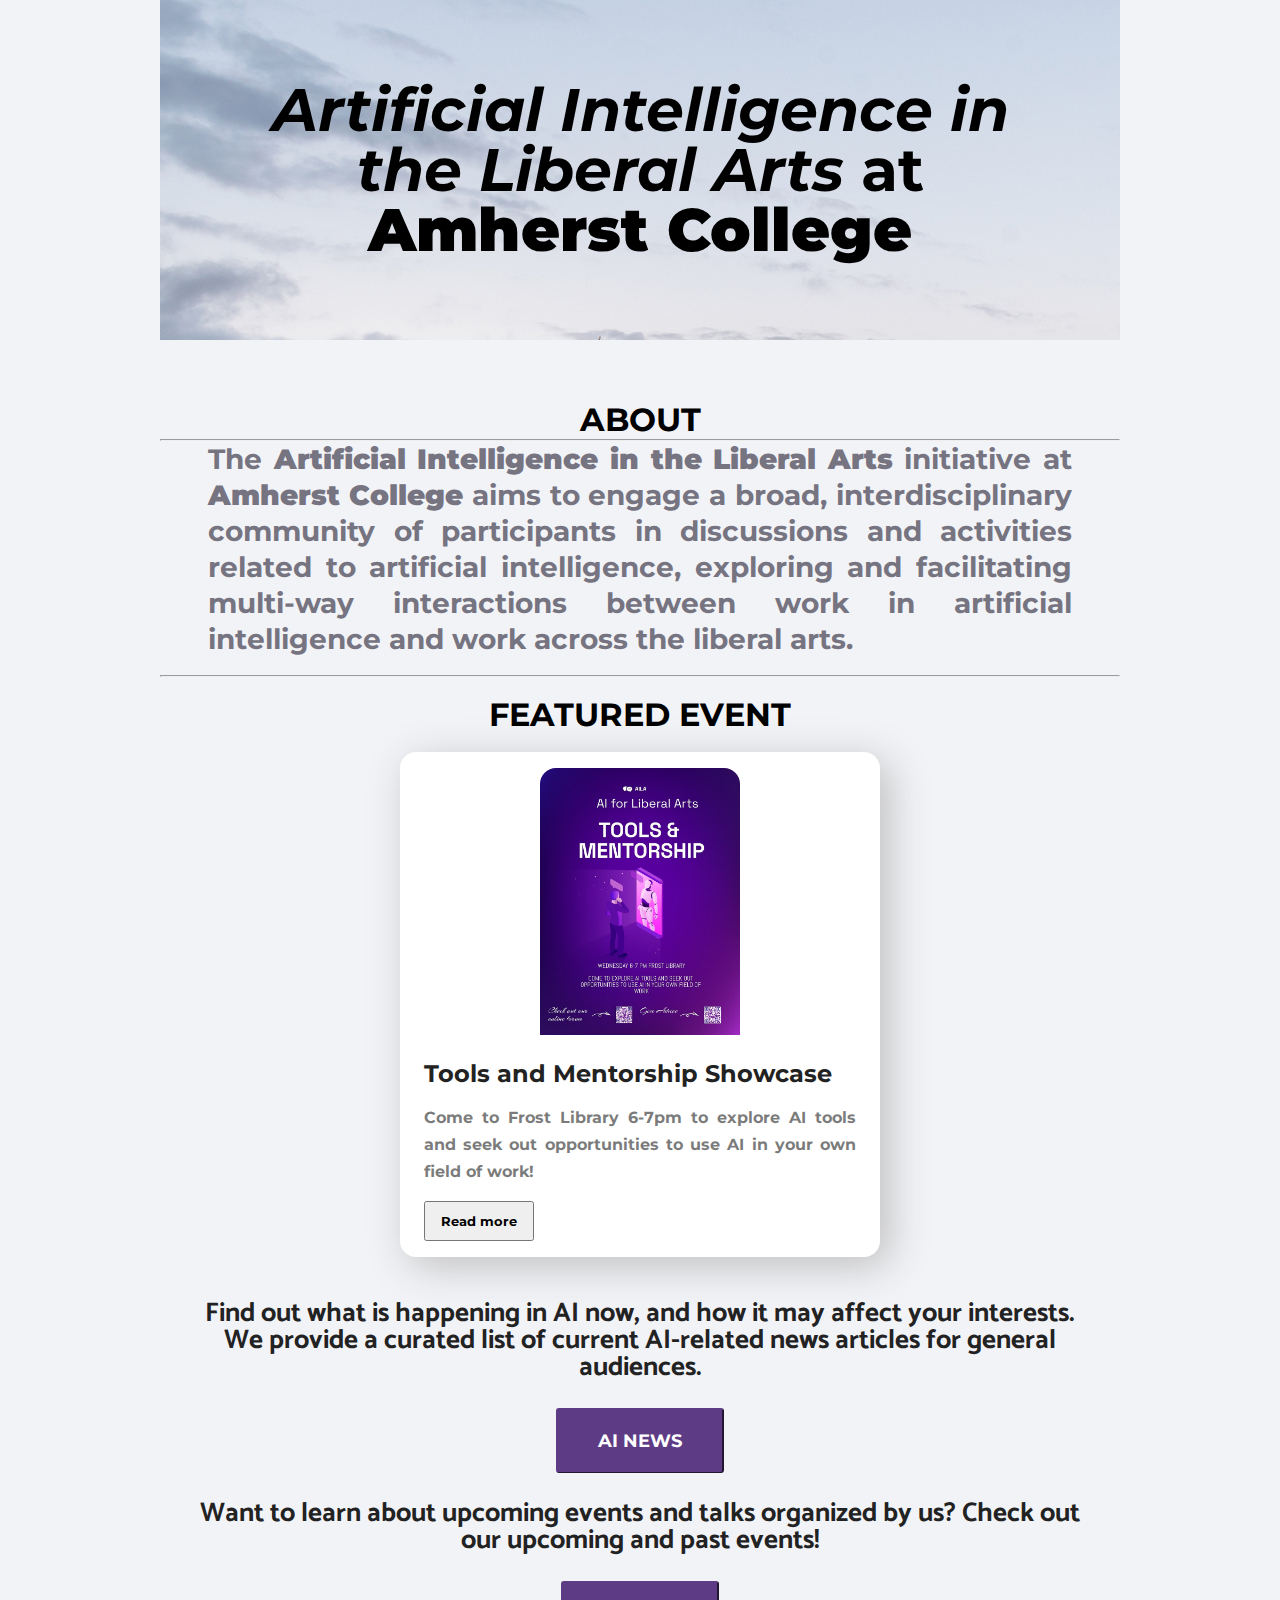
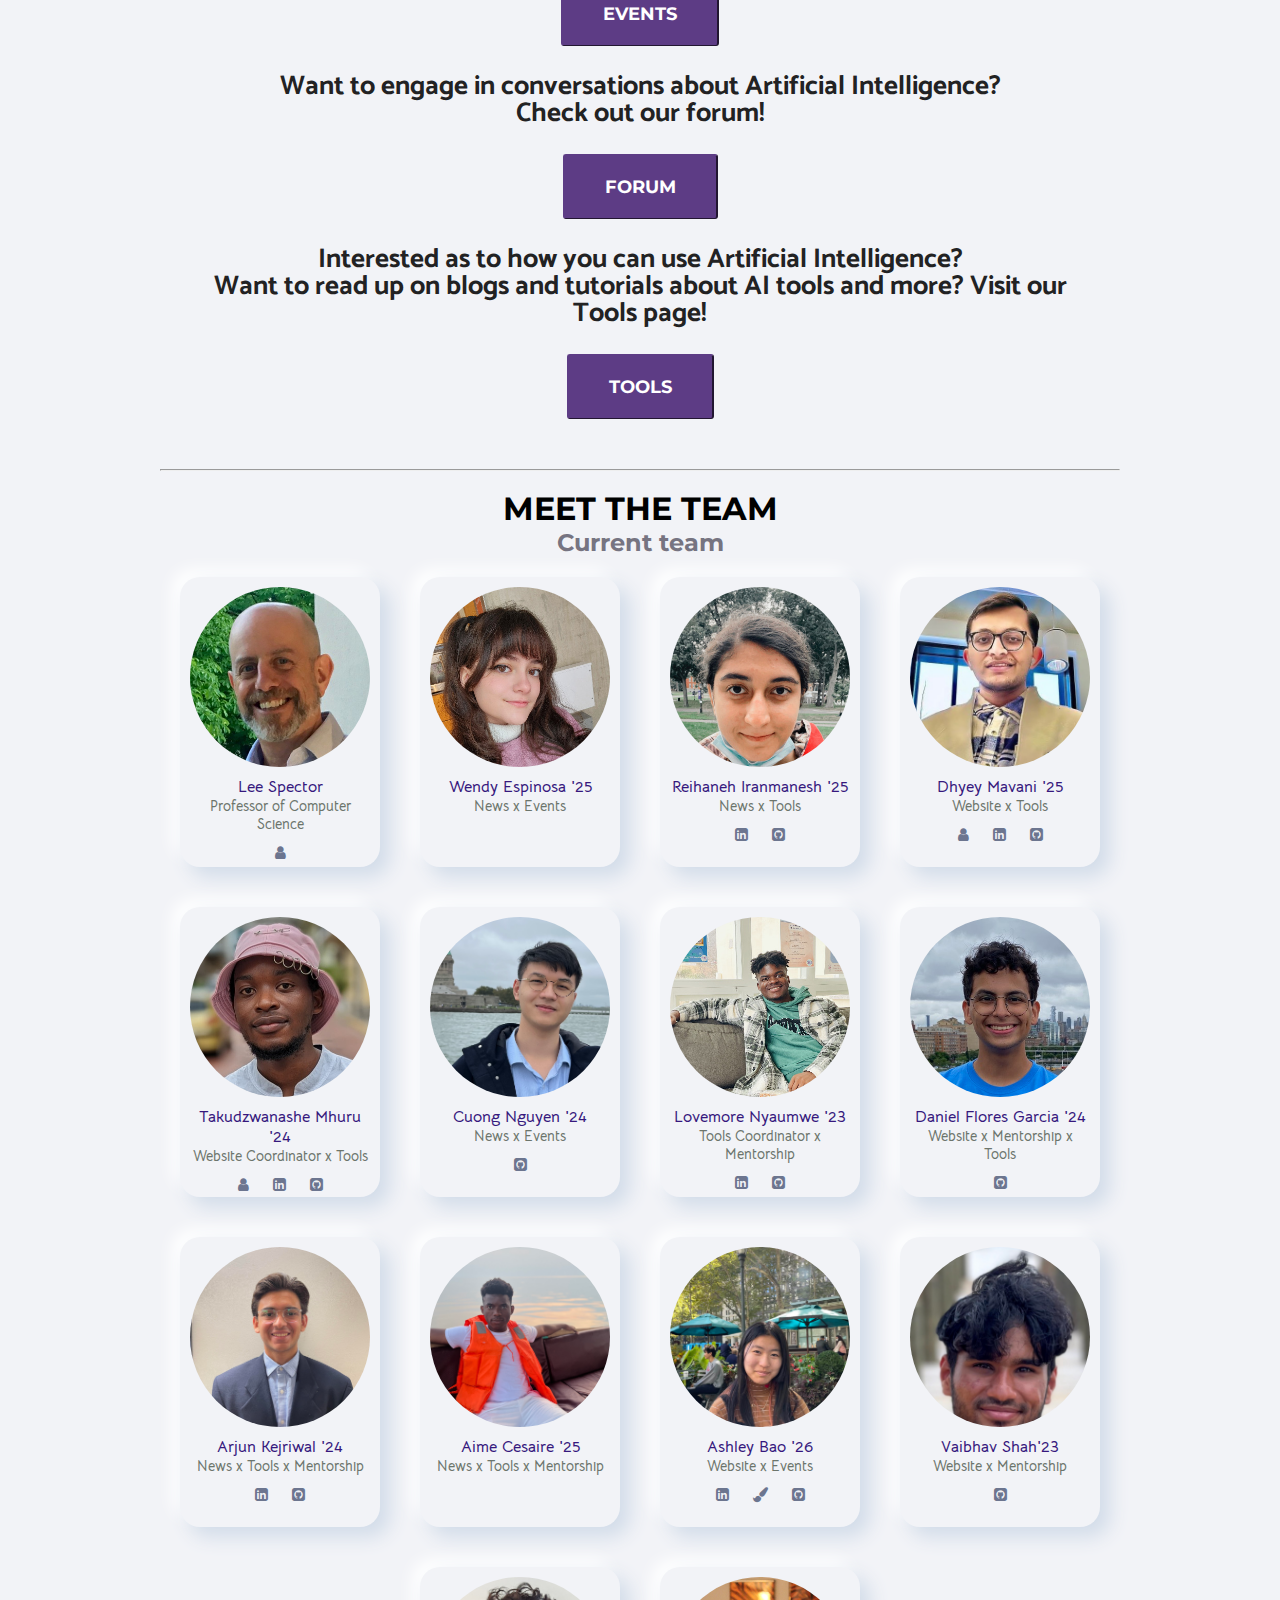
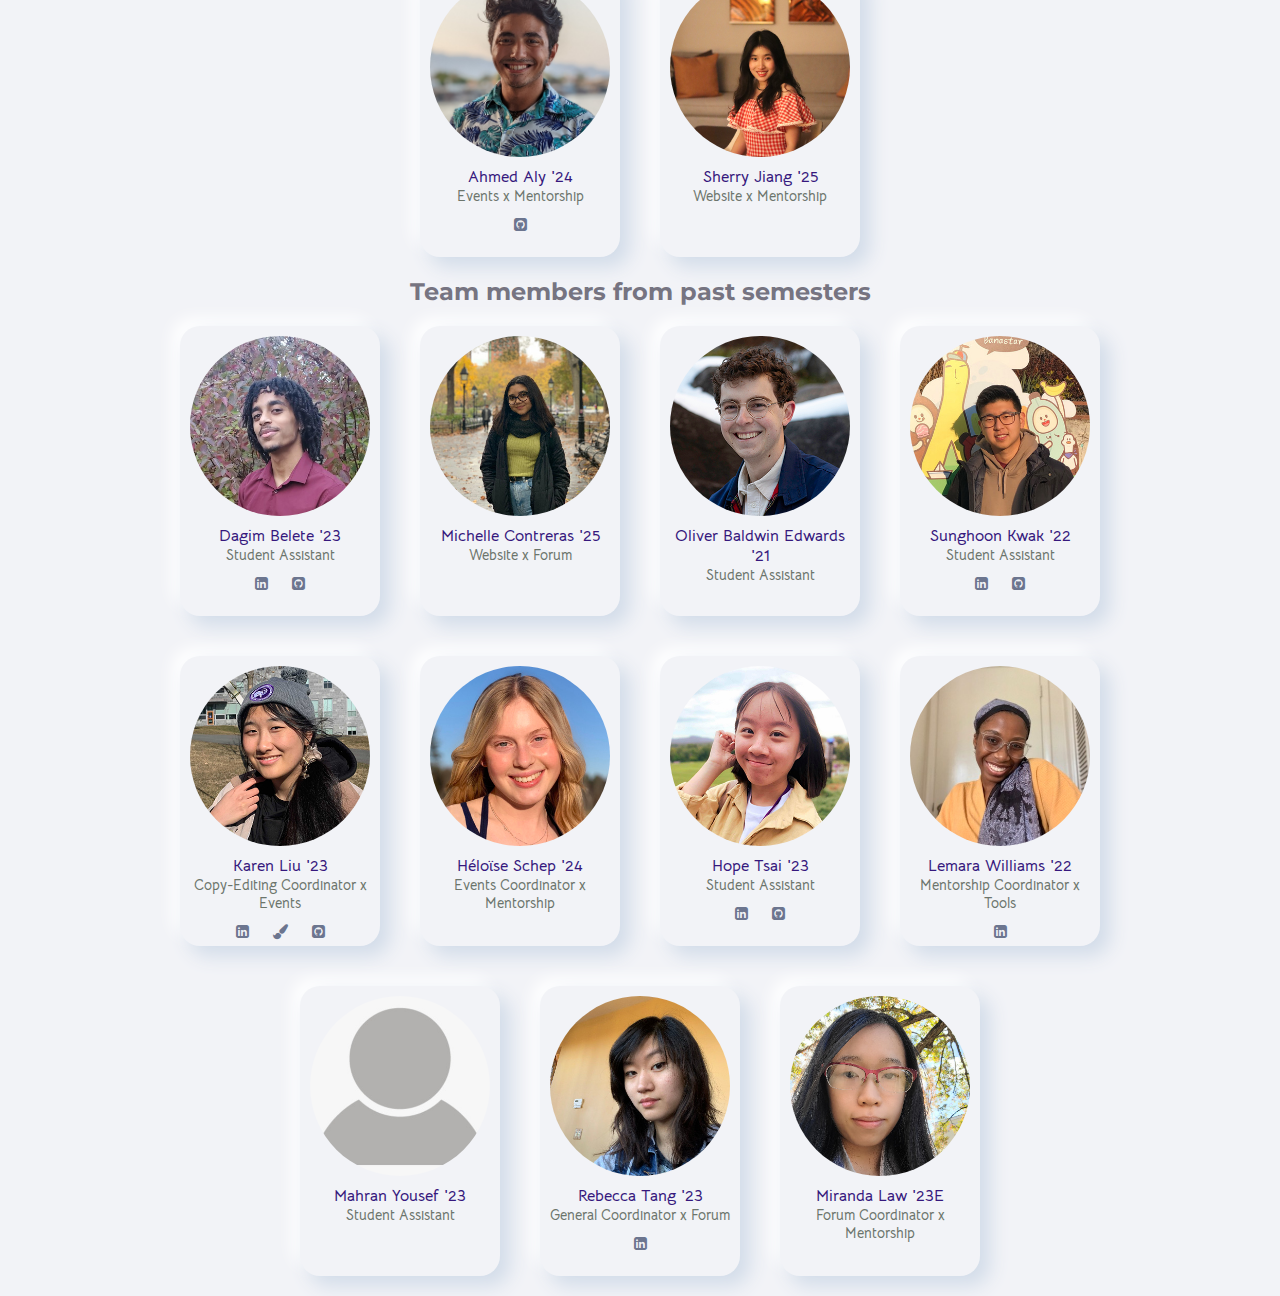
<file: index.html>
<!DOCTYPE html>
<html>

<head>
	<title>Artificial Intelligence in the Liberal Arts</title>
	<meta name="author" content="Takudzwanashe M. Mhuru">
	<meta name="description" content="AILA @Amherst College">
	<meta name="revised" content="Wed Mar 30 16:58 CEST 2022">
	<meta name="viewport" content="width=device-width, initial-scale=1.0">
	<link rel="stylesheet" type="text/css" href="style.css">
	<link rel="stylesheet" href="https://cdnjs.cloudflare.com/ajax/libs/font-awesome/4.7.0/css/font-awesome.css" />
	<link href="https://fonts.googleapis.com/css?family=Montserrat:400,700" rel="stylesheet" type="text/css">
	<link href="https://fonts.googleapis.com/css?family=Kaushan+Script" rel="stylesheet" type="text/css">
	<link href="https://fonts.googleapis.com/css?family=Lato:400,700,400italic,700italic" rel="stylesheet" type="text/css">
	<link href="https://fonts.googleapis.com/css?family=Droid+Serif:400,700,400italic,700italic" rel="stylesheet" type="text/css">
	<link href="https://fonts.googleapis.com/css?family=Roboto+Slab:400,100,300,700" rel="stylesheet" type="text/css">


<body>

	<div class="header">
		<div class="top">
			<p>
				<h1><i>Artificial Intelligence in the Liberal Arts</i> at <b>Amherst College</b></h1>
			</p>
		</div>
	</div>

	<div class="about">
		<div class="self">
			<h1>ABOUT</h1>
		</div>
			<hr>
			
		<div class="abcontent">
			<h3>The <b>Artificial Intelligence in the Liberal Arts</b> initiative at <b>Amherst College</b> aims to engage a broad, interdisciplinary
				community of participants in discussions and activities related to artificial intelligence, exploring and facilitating
				multi-way interactions between work in artificial intelligence and work across the liberal arts.
			</h3>
		</div>
		<br>
	</div>
	
	<hr>
	<br>

	<!--START OF FEATURED EVENT HEADING-->
	<div class="heading">
		<h1>FEATURED EVENT</h1>
	</div>
	<!--END OF FEATURED EVENT HEADING -->
	<br>
	<!-- Event starts here-->
		<div class="event">
			<a href="https://discourse.liberal-arts.ai/t/ai-tools-mentorship-program/318" target="_blank">
				<div class="row">
					<img src="./events/tools and mentorship.jpeg" alt="" class="image">
					<!--img src="./events/tools.png" alt="" class="image"-->
				</div>
			</a>
		   <div class="event-info">
			   <h1>Tools and Mentorship Showcase</h1>
				   <p> Come to Frost Library 6-7pm to explore AI tools and seek out opportunities to use AI in your own field of work!
					 
						<!--<span id="dots">......</span>-->
						<div id="more">
			   <!--literally have no idea where this is-->
							<p>
								anyone, regardless of experience. AILA job openings for the fall will also be discussed. Tools to be presented 
								include the Amherst cluster computer, Microsoft Azure, Amazon Rekognition, Google Vision, and Artbreeder. Food 
								from Black Sheep will be provided!
							</p>
						</div>
					   </p>
			<a href="https://discourse.liberal-arts.ai/t/ai-tools-mentorship-program/318" target="_blank">
				<button onclick="">Read more</button>
			 </a>
		   </div>
	   </div>
	   <!-- Event ends here-->
	
	<div class="buttons">
			<div class = "extLinks">
				<br>
				<h2>Find out what is happening in AI now, and how it may affect your interests. 
					We provide a curated list of current AI-related news articles for general audiences.
				</h2>
				<br>
			</div>
			<a href="https://discourse.liberal-arts.ai/c/news/22" target="_blank">
				<button id="news" onclick="">AI NEWS</button>
			</a>	
				<br>
		
			<div class = "extLinks">
				<br>
				<h2>Want to learn about upcoming events and talks organized by us? Check out our upcoming and past events!
				</h2>
				<br>
			</div>
			<a href="./events.html" target="_blank">
					<button id="news" onclick="">EVENTS</button>
			</a>	
			<br>

			<div class = "extLinks">
				<br>
				<h2>Want to engage in conversations about Artificial Intelligence? 
					<br>
					 Check out our forum!
				</h2>
				<br>
			</div>
			<a href="https://discourse.liberal-arts.ai/" target="_blank">
				<button id="forum" onclick="">FORUM</button>
			</a>	
				<br>
			

			<div class = "extLinks">
				<br>
				<h2>Interested as to how you can use Artificial Intelligence?
					<br>
					Want to read up on blogs and tutorials about AI tools and more?
					Visit our Tools page!
				</h2>
				<br>
			</div>
			<a href= "https://discourse.liberal-arts.ai/c/tools/25" target="_blank">
				<button id="tools" onclick="">TOOLS</button>
			</a>
				<br>
			
	</div>

<br>
<hr>
<br>


<!--START OF PROFILES AND CURRENT TEAMS HEADING-->
	<div class="heading">
		<h1> MEET THE TEAM</h1>
		<h2>Current team</h2>
	</div>
	<!--END OF PROFILES HEADING-->

	<!--Start of profile-->
	<div class="container">
		<div class="card">
			<div class="content">
				<div class="imgBx">
					<img src="team/spector.jpg" alt="">
				</div>
				<div class="contentBx">
					<h4>Lee Spector</h4>
					<h5>Professor of Computer Science</h5>
				</div>
				<div class=" sci">
					<a href="https://www.amherst.edu/people/facstaff/lspector?shib_redir=1452350426" target="_blank"> <i class="fa fa-user" aria-hidden="true"></i>
					</a>
				</div>
			</div>
		</div>
		<!--End of profile-->

		<!--START ADDING CURRENT TEAM MEMBERS HERE-->


		<!--Start of profile-->
		<div class="card">
			<div class="content">
				<div class="imgBx">
					<img src="team/wendy.jpg" alt="">
				</div>
				<div class="contentBx">
					<h4>Wendy Espinosa '25</h4>
					<h5>News x Events</h5>
				</div>
				<div class=" sci">
					<!--broken link<a href="https://aila1821.github.io/aila.github.io/" target="_blank"> <i class="fa fa-user" aria-hidden="true"></i>
					</a>-->
				</div>
			</div>
		</div>
		<!--End of profile-->

		<!--Start of profile-->
		<div class="card">
			<div class="content">
				<div class="imgBx">
					<img src="team/reihaneh.jpg" alt="">
				</div>
				<div class="contentBx">
					<h4>Reihaneh Iranmanesh '25</h4>
					<h5>News x Tools</h5>
				</div>
				<div class=" sci">
					<a href="https://www.linkedin.com/in/reihaneh-iranmanesh-3651a81aa/" target="_blank"> <i class="fa fa-linkedin-square" aria-hidden="true"></i>
					</a>
					<a href="https://github.com/ReihanehIranManesh" target="_blank"> <i class="fa fa-github-square" aria-hidden="true"></i>
					</a>
					
				</div>
			</div>
		</div>
		<!--End of profile-->



		<!--Start of profile-->
		<div class="card">
			<div class="content">
				<div class="imgBx">
					<img src="team/dhyey.jpg" alt="">
				</div>
				<div class="contentBx">
					<h4>Dhyey Mavani '25</h4>
					<h5>Website x Tools</h5>
				</div>
				<div class=" sci">
					<a href="https://dhyeymavani.com/" target="_blank"> <i class="fa fa-user" aria-hidden="true"></i>
					</a>
					<a href="https://www.linkedin.com/in/dhyey-mavani/" target="_blank"> <i class="fa fa-linkedin-square" aria-hidden="true"></i>
					</a>
					<a href="https://github.com/DhyeyMavani2003" target="_blank"> <i class="fa fa-github-square" aria-hidden="true"></i>
					</a>
					
				</div>
			</div>
		</div>
		<!--End of profile-->

		<!--Start of profile-->
		<div class="card">
			<div class="content">
				<div class="imgBx">
					<img src="team/taku.jpg" alt="">
				</div>
				<div class="contentBx">
					<h4>Takudzwanashe Mhuru '24</h4>
					<h5>Website Coordinator x Tools</h5>
				</div>
				<div class=" sci">
					<a href="https://takumh.github.io/" target="_blank"> <i class="fa fa-user" aria-hidden="true"></i>
					</a>
					<a href="https://linkedin.com/in/takudzwa-mhuru/" target="_blank"> <i class="fa fa-linkedin-square" aria-hidden="true"></i>
					</a>
					<a href="https://github.com/takumh" target="_blank"> <i class="fa fa-github-square" aria-hidden="true"></i>
					</a>
					
				</div>
			</div>
		</div>
		<!--End of profile-->

		<!--Start of profile-->
		<div class="card">
			<div class="content">
				<div class="imgBx">
					<img src="team/cuong.jpg" alt="">
				</div>
				<div class="contentBx">
					<h4>Cuong Nguyen '24</h4>
					<h5>News x Events</h5>
				</div>
				<div class=" sci">
					<!--this is a broken link<a href="https://aila1821.github.io/aila.github.io/" target="_blank"> <i class="fa fa-user" aria-hidden="true"></i>
					</a>-->
					<a href="https://github.com/vnguyen24" target="_blank"> <i class="fa fa-github-square" aria-hidden="true"></i>
					</a>
					
				</div>
			</div>
		</div>
		<!--End of profile-->

		<!--Start of profile-->
		<div class="card">
			<div class="content">
				<div class="imgBx">
					<img src="team/lovemore.jpg" alt="">
				</div>
				<div class="contentBx">
					<h4>Lovemore Nyaumwe '23</h4>
					<h5>Tools Coordinator x Mentorship</h5>
				</div>
				<div class=" sci">
					<a href="https://www.linkedin.com/in/lovemore-nyaumwe/" target="_blank"> <i class="fa fa-linkedin-square" aria-hidden="true"></i>
					</a>
					<a href="https://github.com/LovemoreNyaumwe" target="_blank"> <i class="fa fa-github-square" aria-hidden="true"></i>
					</a>
					
				</div>
			</div> 
		</div>
		<!--End of profile-->

			




		<!--Start of profile-->
		<div class="card">
			<div class="content">
				<div class="imgBx">
					<img src="team/daniel.jpg" alt="">
				</div>
				<div class="contentBx">
					<h4>Daniel Flores Garcia '24</h4>
					<h5>Website x Mentorship x Tools</h5>
				</div>
				<div class=" sci">

					<a href="https://github.com/dafg05" target="_blank"> <i class="fa fa-github-square" aria-hidden="true"></i>
					</a>

				</div>
			</div>
		</div>
		<!--End of profile-->

		<!--Start of profile-->
		<div class="card">
			<div class="content">
				<div class="imgBx">
					<img src="team/arjun.jpg" alt="">
				</div>
				<div class="contentBx">
					<h4>Arjun Kejriwal '24</h4>
					<h5>News x Tools x Mentorship</h5>
				</div>
				<div class=" sci">
					<a href="https://www.linkedin.com/in/arjun-kejriwal-217188173/" target="_blank"> <i class="fa fa-linkedin-square" aria-hidden="true"></i>
					</a>
					<a href="https://github.com/arjunkejriwal2310" target="_blank"> <i class="fa fa-github-square" aria-hidden="true"></i>
					</a>

				</div>
			</div>
		</div>
		<!--End of profile-->

		<!--Start of profile-->
		<div class="card">
			<div class="content">
				<div class="imgBx">
					<img src="team/cesaire.jpeg" alt="">
				</div>
				<div class="contentBx">
					<h4>Aime Cesaire '25</h4>
					<h5>News x Tools x Mentorship</h5>
				</div>
				<div class=" sci">
					<!--he says "to come" on google form. not tracking it down rn
					<a href="" target="_blank"> <i class="fa fa-linkedin-square" aria-hidden="true"></i>
					</a>
					<a href="" target="_blank"> <i class="fa fa-github-square" aria-hidden="true"></i>
					</a>-->

				</div>
			</div>
		</div>
		<!--End of profile-->

		<!--Start of profile-->
		<div class="card">
			<div class="content">
				<div class="imgBx">
					<img src="team/ashley.jpg" alt="">
				</div>
				<div class="contentBx">
					<h4>Ashley Bao '26</h4>
					<h5>Website x Events</h5>
				</div>
				<div class=" sci">
					<a href="https://www.linkedin.com/in/ashley-bao-32a2ab208/" target="_blank"> <i class="fa fa-linkedin-square" aria-hidden="true"></i>
					</a>
					<a href="https://fluffychipmunk.github.io/" target="_blank"> <i class="fa fa-paint-brush" aria-hidden="true"></i>
					</a>
					<a href="https://github.com/FluffyChipmunk" target="_blank"> <i class="fa fa-github-square" aria-hidden="true"></i>
					</a>

				</div>
			</div>
		</div>
		<!--End of profile-->
		<div class="card">
			<div class="content">
				<div class="imgBx">
					<img src="team/vaibhav.jpeg" alt="">
				</div>
				<div class="contentBx">
					<h4>Vaibhav Shah'23</h4>
					<h5>Website x Mentorship</h5>
				</div>
				<div class=" sci">
					<a href="https://github.com/vaibhavnshah" target="_blank"> <i class="fa fa-github-square" aria-hidden="true"></i>
					</a>

				</div>
			</div>
		</div>
		<!--End of profile-->
		<!--End of profile-->
		<div class="card">
			<div class="content">
				<div class="imgBx">
					<img src="team/ahmed.jpg" alt="">
				</div>
				<div class="contentBx">
					<h4>Ahmed Aly '24</h4>
					<h5>Events x Mentorship</h5>
				</div>
				<div class=" sci">
					<a href="github.com/ahmed-k-aly" target="_blank"> <i class="fa fa-github-square" aria-hidden="true"></i>
					</a>

				</div>
			</div>
		</div>
		<!--End of profile-->
		<!--End of profile-->
		<div class="card">
			<div class="content">
				<div class="imgBx">
					<img src="team/sherry.jpg" alt="">
				</div>
				<div class="contentBx">
					<h4>Sherry Jiang '25</h4>
					<h5>Website x Mentorship</h5>
				</div>
				<div class=" sci">

				</div>
			</div>
		</div>
		<!--End of profile-->



	</div>
	<!--END OF CURRENT TEAM MEMBERS PROFILES-->


<!--START OF PAST TEAM MEMBERS HEADING-->
	<div class="heading">
		<h2>Team members from past semesters</h2>
	</div>
	<!--END OF PAST TEAM MEMBERS HEADING-->
	
	<div class="container">
		
		<!--Start of profile-->
		<div class="card">
			<div class="content">
				<div class="imgBx">
					<img src="team/dagim.jpg" alt="">
				</div>
				<div class="contentBx">
					<h4>Dagim Belete '23</h4>
					<h5>Student Assistant</h5>
				</div>
				<div class=" sci">
					
					<a href="https://www.linkedin.com/in/dagim-belete-895399174/" target="_blank"> <i class="fa fa-linkedin-square" aria-hidden="true"></i>
					</a>
					<a href="https://github.com/Undagi" target="_blank"> <i class="fa fa-github-square" aria-hidden="true"></i>
					</a>
					
				</div>
			</div>
		</div>
		<!--End of profile-->

		<!--Start of profile-->
		<div class="card">
			<div class="content">
				<div class="imgBx">
					<img src="team/michelle.jpg" alt="">
				</div>
				<div class="contentBx">
					<h4>Michelle Contreras '25</h4>
					<h5>Website x Forum</h5>
				</div>
				<div class=" sci">
					<!--<a href="https://aila1821.github.io/aila.github.io/" target="_blank"> <i class="fa fa-user" aria-hidden="true"></i>
					</a>-->

				</div>
			</div>
		</div>
		<!--End of profile-->

		<!--Start of profile-->
		<div class="card">
			<div class="content">
				<div class="imgBx">
					<img src="team/oliver.jpg" alt="">
				</div>
				<div class="contentBx">
					<h4>Oliver Baldwin Edwards '21</h4>
					<h5>Student Assistant</h5>
				</div>
				<div class=" sci">
					<!--<a href="https://aila1821.github.io/aila.github.io/" target="_blank"> <i class="fa fa-user" aria-hidden="true"></i>
					</a>-->
					
				</div>
			</div>
		</div>
		<!--End of profile-->



		<!--Start of profile-->
		<div class="card">
			<div class="content">
				<div class="imgBx">
					<img src="team/sung.jpg" alt="">
				</div>
				<div class="contentBx">
					<h4>Sunghoon Kwak '22</h4>
					<h5>Student Assistant</h5>
				</div>
				<div class=" sci">
			
					<a href="https://www.linkedin.com/in/skwak22/" target="_blank"> <i class="fa fa-linkedin-square" aria-hidden="true"></i>
					</a>
					<a href="https://github.com/skwak22" target="_blank"> <i class="fa fa-github-square" aria-hidden="true"></i>
					</a>
					
				</div>
			</div>
		</div>
		<!--End of profile-->

		<!--Start of profile-->
		<div class="card">
			<div class="content">
				<div class="imgBx">
					<img src="team/karen.jpg" alt="">
				</div>
				<div class="contentBx">
					<h4>Karen Liu '23</h4>
					<h5>Copy-Editing Coordinator x Events</h5>
				</div>
				<div class=" sci">
					<a href="https://www.linkedin.com/in/klingliu/" target="_blank"> <i class="fa fa-linkedin-square" aria-hidden="true"></i>
					</a>
					<a href="http://bit.ly/art-portfolio-klliu" target="_blank"> <i class="fa fa-paint-brush" aria-hidden="true"></i>
					</a>
					<a href="https://github.com/klingliu" target="_blank"> <i class="fa fa-github-square" aria-hidden="true"></i>
					</a>

				</div>
			</div>
		</div>
		<!--End of profile-->

		<!--Start of profile-->
		<div class="card">
			<div class="content">
				<div class="imgBx">
					<img src="team/heloise.jpg" alt="">
				</div>
				<div class="contentBx">
					<h4>Héloïse Schep '24</h4>
					<h5>Events Coordinator x Mentorship</h5>
				</div>
				<div class=" sci">
					<!--<a href="https://aila1821.github.io/aila.github.io/" target="_blank"> <i class="fa fa-user" aria-hidden="true"></i>
					</a>-->
				</div>
			</div>
		</div>
		<!--End of profile-->

		<!--Start of profile-->
		<div class="card">
			<div class="content">
				<div class="imgBx">
					<img src="team/hope.jpg" alt="">
				</div>
				<div class="contentBx">
					<h4>Hope Tsai '23</h4>
					<h5>Student Assistant</h5>
				</div>
				<div class=" sci">
			
					<a href="https://www.linkedin.com/in/hope-tsai-341853145/" target="_blank"> <i class="fa fa-linkedin-square" aria-hidden="true"></i>
					</a>
					<a href="https://github.com/Hope-T" target="_blank"> <i class="fa fa-github-square" aria-hidden="true"></i>
					</a>
					
				</div>
			</div>
		</div>
		<!--End of profile-->

		<!--Start of profile-->
		<div class="card">
			<div class="content">
				<div class="imgBx">
					<img src="team/lemara.jpg" alt="">
				</div>
				<div class="contentBx">
					<h4>Lemara Williams '22</h4>
					<h5>Mentorship Coordinator x Tools</h5>
				</div>
				<div class=" sci">
					<a href="https://www.linkedin.com/in/lemarawilliams" target="_blank"> <i class="fa fa-linkedin-square" aria-hidden="true"></i>
					</a>
				</div>
			</div>
		</div>
		<!--End of profile-->

		<!--Start of profile-->
		<div class="card">
			<div class="content">
				<div class="imgBx">
					<img src="team/default.jpg" alt="">
				</div>
				<div class="contentBx">
					<h4>Mahran Yousef '23</h4>
					<h5>Student Assistant</h5>
				</div>
				<div class=" sci">
					<!--<a href="https://aila1821.github.io/aila.github.io/" target="_blank"> <i class="fa fa-user" aria-hidden="true"></i>
					</a>-->
					
				</div>
			</div>
		</div>
		<!--End of profile-->

		<!--Start of profile-->
		<div class="card">
			<div class="content">
				<div class="imgBx">
					<img src="team/rebecca.jpg" alt="">
				</div>
				<div class="contentBx">
					<h4>Rebecca Tang '23</h4>
					<h5>General Coordinator x Forum</h5>
				</div>
				<div class=" sci">
					<a href="https://www.linkedin.com/in/rebecca-tang-0836a01b5/" target="_blank"> <i class="fa fa-linkedin-square" aria-hidden="true"></i>
					</a>
				</div>
			</div>
		</div>
		<!--End of profile-->

		<!--Start of profile-->
		<div class="card">
			<div class="content">
				<div class="imgBx">
					<img src="team/miranda.jpg" alt="">
				</div>
				<div class="contentBx">
					<h4>Miranda Law '23E</h4>
					<h5>Forum Coordinator x Mentorship</h5>
				</div>
				<div class=" sci">
					<!--<a href="https://aila1821.github.io/aila.github.io/" target="_blank"> <i class="fa fa-user" aria-hidden="true"></i>
					</a>-->
				</div>
			</div>
		</div>
		<!--End of profile-->


	
	</div>
	
</body>

</html>
</file>
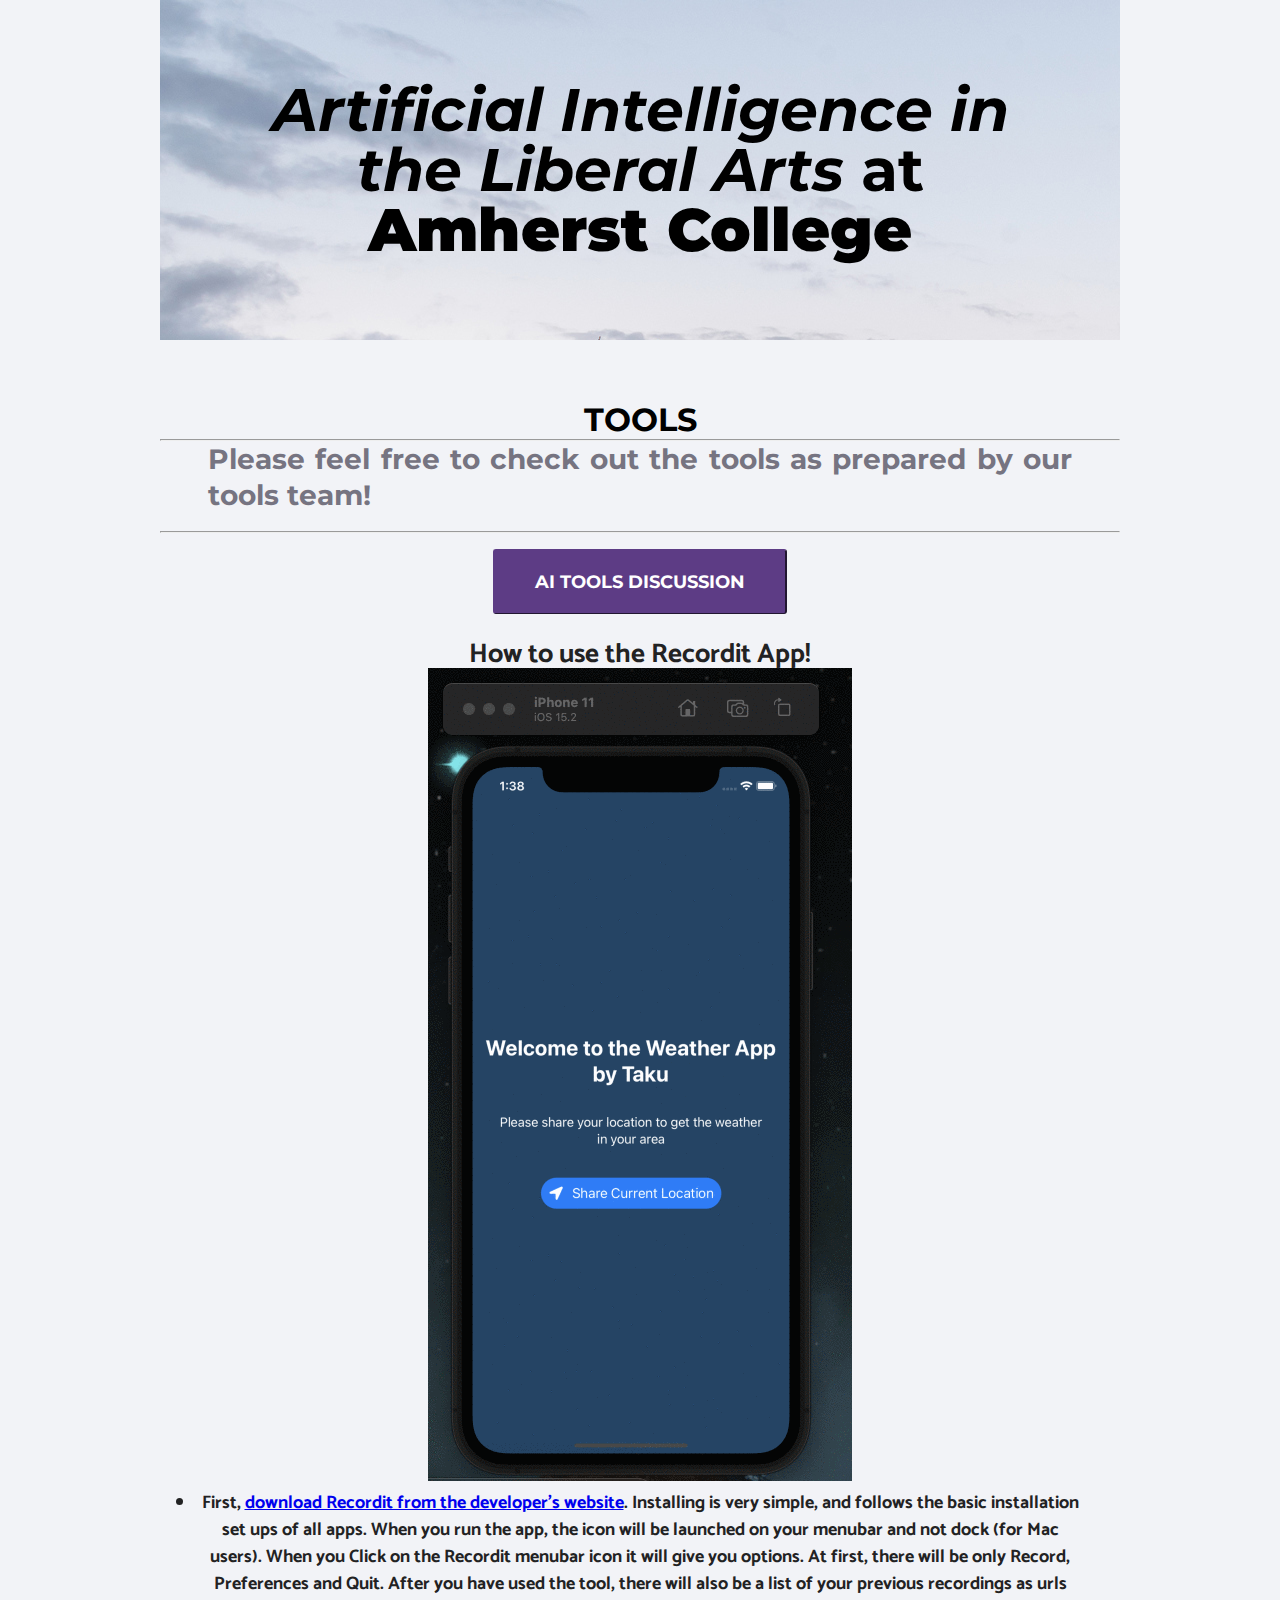
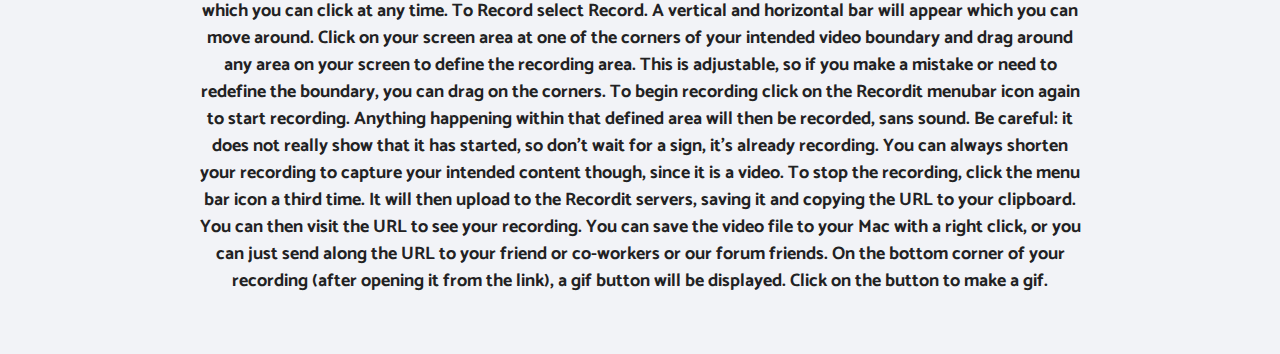
<file: tools.html>
<!DOCTYPE html>
<html>

<head>
	<title>Artificial Intelligence in the Liberal Arts</title>
	<meta name="author" content="Takudzwanashe M. Mhuru and Dhyey Mavani">
	<meta name="description" content="AILA @Amherst College">
	<meta name="revised" content="Wed Mar 30 16:58 CEST 2022">
	<meta name="viewport" content="width=device-width, initial-scale=1.0">
	<link rel="stylesheet" type="text/css" href="style.css">
	<link rel="stylesheet" href="https://cdnjs.cloudflare.com/ajax/libs/font-awesome/4.7.0/css/font-awesome.css" />
	<link href="https://fonts.googleapis.com/css?family=Montserrat:400,700" rel="stylesheet" type="text/css">
	<link href="https://fonts.googleapis.com/css?family=Kaushan+Script" rel="stylesheet" type="text/css">
	<link href="https://fonts.googleapis.com/css?family=Lato:400,700,400italic,700italic" rel="stylesheet" type="text/css">
	<link href="https://fonts.googleapis.com/css?family=Droid+Serif:400,700,400italic,700italic" rel="stylesheet" type="text/css">
	<link href="https://fonts.googleapis.com/css?family=Roboto+Slab:400,100,300,700" rel="stylesheet" type="text/css">


<body>

	<div class="header">
		<div class="top">
			<p>
				<h1><i>Artificial Intelligence in the Liberal Arts</i> at <b>Amherst College</b></h1>
			</p>
		</div>
	</div>

	<div class="about">
		<div class="self">
			<h1>TOOLS</h1>
		</div>
			<hr>
			
		<div class="abcontent">
			<h3> Please feel free to check out the tools as prepared by our tools team!
			</h3>
		</div>
		<br>
	</div>
	
	<hr>
	
	<div class="buttons">
      <a href="https://discourse.liberal-arts.ai/t/how-to-use-the-recordit-app/167" target="_blank">
				<button id="news" onclick="">AI TOOLS DISCUSSION</button>
			</a>	
			<div class = "extLinks">
				<br>
				<h2> How to use the Recordit App!
				</h2>
				<img src="recordit.gif" alt="Record It!">
				<h4>
				  <li>
				    First, <a href = "https://recordit.co/">download Recordit from the developer’s website</a>. Installing is very simple, and follows the basic installation set ups of all apps. When you run the app, the icon will be launched on your menubar and not dock (for Mac users).

				    When you Click on the Recordit menubar icon it will give you options. At first, there will be only Record, Preferences and Quit. After you have used the tool, there will also be a list of your previous recordings as urls which you can click at any time.

				    To Record select Record. A vertical and horizontal bar will appear which you can move around. Click on your screen area at one of the corners of your intended video boundary and drag around any area on your screen to define the recording area. This is adjustable, so if you make a mistake or need to redefine the boundary, you can drag on the corners.

				    To begin recording click on the Recordit menubar icon again to start recording. Anything happening within that defined area will then be recorded, sans sound. Be careful: it does not really show that it has started, so don’t wait for a sign, it’s already recording. You can always shorten your recording to capture your intended content though, since it is a video.

				    To stop the recording, click the menu bar icon a third time. It will then upload to the Recordit servers, saving it and copying the URL to your clipboard. You can then visit the URL to see your recording. You can save the video file to your Mac with a right click, or you can just send along the URL to your friend or co-workers or our forum friends.

				    On the bottom corner of your recording (after opening it from the link), a gif button will be displayed. Click on the button to make a gif.
				  </li>
				</h4>
				<br>
			</div>
			
	</div>
	
</body>

</html>
</file>
<file: style.css>
@import url('https://fonts.googleapis.com/css2?family=Bellota+Text:ital,wght@0,300;0,400;0,700;1,300;1,400;1,700&display=swap');
@import url('https://fonts.googleapis.com/css2?family=Bellota+Text:wght@700&family=Catamaran:wght@100;200;300;400;500&family=Dosis:wght@200&family=Montserrat:ital,wght@0,400;0,500;0,600;0,700;0,800;1,300&display=swap');
*
{
    margin: 0;
    padding: 0;
    box-sizing: border-box;
   
}

body {
    max-width: 960px;
    margin: auto;
    /*display: flex;*/
    justify-content: center;
    align-items: center;
    min-height: 100vh ;
    width: 100%;
    background-color: #f2f3f7;
    
}

.header{
    background-image: url(bg/sci-center-3.jpg);
}

.top {
    text-align: center;
    padding: 80px 100px;
    margin-bottom: 2em;
    font-size:30px;
    font-family: Montserrat,"Helvetica Neue", Arial, Helvetica, sans-serif;
    font-weight: 200;
    line-height: 60px;
    color: #000000;
}

.about .self{
    display: contents;
    text-align: center;
    margin-bottom: 2em;
    font-family: Montserrat, "Helvetica Neue", Arial, Helvetica, sans-serif;
    font-weight: 700;
}

.about .abcontent{
    text-align: justify;
    font-family: Montserrat, "Droid Serif","Helvetica Neue",Arial, Helvetica, sans-serif;
    font-size: 24px;
    font-weight: 400;
    line-height: 1.5em;
    margin-left: 2em;
    margin-right: 2em;
    color: #767481;
   
   
}

.buttons
{
    margin-top: 1em;
    text-align: center; 
    margin-bottom: 2em;
    color: #26252b;
    font-weight: 400;
}

.buttons button
{
    padding: 20px 40px;
    border-color: #5d3c85;
    border-radius: 3px;
    font-size: 18px;
    font-family: Montserrat, "Helvetica Neue", Helvetica, Arial, sans-serif;
    font-weight: 700;
    color: #fff;
    cursor: pointer;
    background-attachment: scroll;
    background-clip: border-box;
    background-color: rgb(93, 60, 133);
    border-bottom-left-radius: 3px;
    border-bottom-right-radius: 3px;
    border-bottom-width: 1px;
}   

.buttons .extLinks{
    text-align: center;
    font-family: 'Catamaran', sans-serif;
    font-size: 18px;
    font-weight: 400;
    line-height: 1.5em;
    margin-left: 2em;
    margin-right: 2em;
    color: #222223;
   
}


.heading{
    margin-top: 2em;
    display: contents;
    text-align: center;
    margin-bottom: 2em;
    font-weight: 700;
   
}

.heading h1{
    font-family: Montserrat, "Helvetica Neue", Arial, Helvetica, sans-serif;
    font-weight: 700;
}

.heading h2{
    font-family: Montserrat, "Droid Serif","Helvetica Neue", Arial, Helvetica, sans-serif;
    font-size: 24px;
    font-weight: 700;
    color: #767481
}

.container{
    display: flex;
    justify-content: center;
    align-items: center;
    flex-wrap: wrap;
    font-family: 'Bellota Text', cursive;
} 

.container .card
{
    width: 200px; /*330*/
    height: 290px; /* 416*/
    padding: 10px 10px;
    margin: 20px;
    background: #f2f3f7;
    box-shadow: 0.6em 0.6em 1.2em #d2dce9, 
                 -0.5em -0.5em 1em #ffffff;
    border-radius: 20px;
}

.container .card .content
{
    display: flex;
    justify-content: center;
    align-items: center;
    flex-direction: column;
}

.container .card .content .imgBx
/*image within the box info*/
{
width: 180px;
height: 180px;
border-radius: 50%;
position: relative;
margin-bottom: 10px;
overflow: hidden;
}

.container .card .content .imgBx img
{
position: absolute;
top: 0;
left: 0;
width: 100%;
height: 100%;
object-fit: cover;
}
 
.container .card .content .contentBx h4
{
color: #36187d;
font-size: 1rem;
font-weight: bold;
text-align: center;
letter-spacing: 0;
}

.container .card .content .contentBx h5
{
    color: #6c756c;
    font-size: 0.9rem ;
    font-weight: bold;
    text-align: center;
}

.container .card .content .sci
{
    margin-top: 10px;
}

.container .card .content .sci a
{
text-decoration: none;
color: #6c758f;
font-size: 15px;
margin: 10px;
transition: color 0.4s;
}

.container .card .content .sci a:hover
{
    color: #0196e3

}

.event{
    margin: auto;
    /*margin-top: 2em;
    margin-left: 4em; */
    width: 50%;
    background-color: white ;
    border-radius: 1em;
    box-shadow: 9px 9px 40px #bfbfbf;
}

.row{
    display: flex;
}

 .image{
     /*TO USE FOR TWO IMAGES - PROFILE AND POSTER SIDE BY SIDE
    /*width:50%;
    border-top-left-radius: 1em;
    border-top-right-radius: 1em;
    */

    /*TO US FOR ONE PICTURE ONLY*/

    display: block;
    margin-left: auto;
    margin-right: auto;
    margin-top: 1em;
    width: 200px;
    height:auto;
    border-top-left-radius: 1em;
    border-top-right-radius: 1em;

}

 .event-info{
    padding: 1.5em;
    padding-bottom: 1em;
}

 .event-info >h1{
    font-family: Montserrat, "Helvetica Neue", Arial, Helvetica, sans-serif;
    font-weight: 700;
    font-size: 1.5em;
    color:#222222;
}

 .event-info >p{
    font-family: Montserrat, "Helvetica Neue", Arial, Helvetica, sans-serif;
    font-weight: 700;
    font-size: 1em;
    color: #22222299;
    text-align: justify;
    line-height: 170%;
    margin-top: 1em;
}

 .event-info button{
    font-family: Montserrat, "Helvetica Neue", Arial, Helvetica, sans-serif;
    font-weight: 700;
    outline: none;
    padding: 10px  15px;
    font-weight: bolder;
}

#more{
    display: none;
}

@media only screen  and (max-width: 1024px){
    *
    {
        margin: 0;
        padding: 0;
        box-sizing: border-box;
       
    }
    
    body {
        /*display: flex;*/
        justify-content: center;
        align-items: center;
        min-height: 100vh ;
        width: 100%;
        background-color: #f2f3f7;
        
    }
    
    .header{
        background-image: url(bg/sci-center-3.jpg);
    }
    
    .top {
        text-align: center;
        padding: 50px 50px;
        margin-bottom: 2em;
        font-size:20px;
        font-family: Montserrat,"Helvetica Neue", Arial, Helvetica, sans-serif;
        font-weight: 200;
        line-height: 60px;
        color: #000000;
    }
    
    .about .self{
        display: contents;
        text-align: center;
        margin-bottom: 2em;
        font-family: Montserrat, "Helvetica Neue", Arial, Helvetica, sans-serif;
        font-weight: 500;
    }
    
    .about .abcontent{
        text-align: justify;
        font-family: 'Catamaran', sans-serif;
        font-size: 24px;
        font-weight: 400;
        line-height: 1.3em;
        margin-left: 2em;
        margin-right: 2em;
        color: #767481;
       
       
    }
    
    .buttons
    {
        margin-top: 2em;
        text-align: center; 
        margin-bottom: 2em;
        color: #26252b;
        font-weight: 400;
    }
    
    .buttons button
    {
        padding: 20px 40px;
        border-color: #5d3c85;
        border-radius: 3px;
        font-size: 18px;
        font-family: Montserrat, "Helvetica Neue", Helvetica, Arial, sans-serif;
        font-weight: 700;
        color: #fff;
        cursor: pointer;
        background-attachment: scroll;
        background-clip: border-box;
        background-color: rgb(93, 60, 133);
        border-bottom-left-radius: 3px;
        border-bottom-right-radius: 3px;
        border-bottom-width: 1px;
    }   
    
    .buttons .extLinks{
        text-align: center;
        font-family: 'Catamaran', sans-serif;
        font-size: 18px;
        font-weight: 400;
        line-height: 1.5em;
        margin-left: 2em;
        margin-right: 2em;
        color: #222223;
       
    }
    
    
    .heading{
        margin-top: 2em;
        display: contents;
        text-align: center;
        margin-bottom: 2em;
        font-weight: 700;
       
    }
    
    .heading h1{
        font-family: Montserrat, "Helvetica Neue", Arial, Helvetica, sans-serif;
        font-weight: 700;
    }
    
    .heading h2{
        font-family: Montserrat, "Droid Serif","Helvetica Neue", Arial, Helvetica, sans-serif;
        font-size: 24px;
        font-weight: 700;
        color: #767481
    }
    
    .container{
        display: flex;
        justify-content: center;
        align-items: center;
        flex-wrap: wrap;
        font-family: 'Bellota Text', cursive;
    } 
    
    .container .card
    {
        width: 200px; /*330*/
        height: 290px; /* 416*/
        padding: 10px 10px;
        margin: 20px;
        background: #f2f3f7;
        box-shadow: 0.6em 0.6em 1.2em #d2dce9, 
                     -0.5em -0.5em 1em #ffffff;
        border-radius: 20px;
    }
    
    .container .card .content
    {
        display: flex;
        justify-content: center;
        align-items: center;
        flex-direction: column;
    }
    
    .container .card .content .imgBx
    /*image within the box info*/
    {
    width: 180px;
    height: 180px;
    border-radius: 50%;
    position: relative;
    margin-bottom: 10px;
    overflow: hidden;
    }
    
    .container .card .content .imgBx img
    {
    position: absolute;
    top: 0;
    left: 0;
    width: 100%;
    height: 100%;
    object-fit: cover;
    }
     
    .container .card .content .contentBx h4
    {
    color: #36187d;
    font-size: 1rem;
    font-weight: bold;
    text-align: center;
    letter-spacing: 0;
    }
    
    .container .card .content .contentBx h5
    {
        color: #6c756c;
        font-size: 0.9rem ;
        font-weight: bold;
        text-align: center;
    }
    
    .container .card .content .sci
    {
        margin-top: 10px;
    }
    
    .container .card .content .sci a
    {
    text-decoration: none;
    color: #6c758f;
    font-size: 15px;
    margin: 10px;
    transition: color 0.4s;
    }
    
    .container .card .content .sci a:hover
    {
        color: #0196e3
    }

    .event{
        margin: auto;
        /*margin-top: 2em;
        margin-left: 4em; */
        width: 80%;
        background-color: white ;
        border-radius: 1em;
        box-shadow: 9px 9px 40px #bfbfbf;
    }
    
    .row{
        display: flex;
    }
    
     .image{
        width:50%;
        border-top-left-radius: 1em;
        border-top-right-radius: 1em;
    }
    
     .event-info{
        padding: 1.5em;
        padding-bottom: 1em;
    }
    
     .event-info >h1{
        font-family: Montserrat, "Helvetica Neue", Arial, Helvetica, sans-serif;
        font-weight: 700;
        font-size: 1.5em;
        color:#222222;
    }
    
     .event-info >p{
        font-family: Montserrat, "Helvetica Neue", Arial, Helvetica, sans-serif;
        font-weight: 700;
        font-size: 1em;
        color: #22222299;
        text-align: justify;
        line-height: 170%;
        margin-top: 1em;
    }
    
     .event-info button{
        font-family: Montserrat, "Helvetica Neue", Arial, Helvetica, sans-serif;
        font-weight: 700;
        outline: none;
        padding: 10px  15px;
        font-weight: bolder;
    }
    
    #more{
        display: none;
    }
    

}

@media only screen  and (max-width: 375px ){


*
{
    margin: 0;
    padding: 0;
    box-sizing: border-box;
   
}

body {
    /*display: flex;*/
    justify-content: center;
    align-items: center;
    min-height: 100vh ;
    width: 100%;
    background-color: #f2f3f7;
    
}

.header{
    background-image: url(bg/sci-center-3.jpg);
}

.top {
    text-align: center;
    padding: 50px 50px;
    margin-bottom: 2em;
    font-size:15px;
    font-family: Montserrat,"Helvetica Neue", Arial, Helvetica, sans-serif;
    font-weight: 400;
    line-height: 60px;
    color: #000000;
}

.about .self{
    display: contents;
    text-align: center;
    margin-bottom: 2em;
    font-family: Montserrat, "Helvetica Neue", Arial, Helvetica, sans-serif;
    font-weight: 700;
}

.about .abcontent{
    text-align: justify;
    font-family: 'Catamaran', sans-serif;
    font-size: 24px;
    font-weight: 400;
    line-height: 1.5em;
    margin-left: 2em;
    margin-right: 2em;
    color: #767481;
   
   
}

.buttons
{
    margin-top: 2em;
    text-align: center; 
    margin-bottom: 2em;
    color: #26252b;
    font-weight: 400;
}

.buttons button
{
    padding: 20px 40px;
    border-color: #5d3c85;
    border-radius: 3px;
    font-size: 18px;
    font-family: Montserrat, "Helvetica Neue", Helvetica, Arial, sans-serif;
    font-weight: 700;
    color: #fff;
    cursor: pointer;
    background-attachment: scroll;
    background-clip: border-box;
    background-color: rgb(93, 60, 133);
    border-bottom-left-radius: 3px;
    border-bottom-right-radius: 3px;
    border-bottom-width: 1px;
}   

.buttons .extLinks{
    text-align: center;
    font-family: 'Catamaran', sans-serif;
    font-size: 18px;
    font-weight: 400;
    line-height: 1.5em;
    margin-left: 2em;
    margin-right: 2em;
    color: #222223;
   
}


.heading{
    margin-top: 2em;
    display: contents;
    text-align: center;
    margin-bottom: 2em;
    font-weight: 700;
   
}

.heading h1{
    font-family: Montserrat, "Helvetica Neue", Arial, Helvetica, sans-serif;
    font-weight: 700;
}

.heading h2{
    font-family: Montserrat, "Droid Serif","Helvetica Neue", Arial, Helvetica, sans-serif;
    font-size: 24px;
    font-weight: 700;
    color: #767481
}

.container{
    display: flex;
    justify-content: center;
    align-items: center;
    flex-wrap: wrap;
    font-family: 'Bellota Text', cursive;
} 

.container .card
{
    width: 200px; /*330*/
    height: 290px; /* 416*/
    padding: 10px 10px;
    margin: 20px;
    background: #f2f3f7;
    box-shadow: 0.6em 0.6em 1.2em #d2dce9, 
                 -0.5em -0.5em 1em #ffffff;
    border-radius: 20px;
}

.container .card .content
{
    display: flex;
    justify-content: center;
    align-items: center;
    flex-direction: column;
}

.container .card .content .imgBx
/*image within the box info*/
{
width: 180px;
height: 180px;
border-radius: 50%;
position: relative;
margin-bottom: 10px;
overflow: hidden;
}

.container .card .content .imgBx img
{
position: absolute;
top: 0;
left: 0;
width: 100%;
height: 100%;
object-fit: cover;
}
 
.container .card .content .contentBx h4
{
color: #36187d;
font-size: 1rem;
font-weight: bold;
text-align: center;
letter-spacing: 0;
}

.container .card .content .contentBx h5
{
    color: #6c756c;
    font-size: 0.9rem ;
    font-weight: bold;
    text-align: center;
}

.container .card .content .sci
{
    margin-top: 10px;
}

.container .card .content .sci a
{
text-decoration: none;
color: #6c758f;
font-size: 15px;
margin: 10px;
transition: color 0.4s;
}

.container .card .content .sci a:hover
{
    color: #0196e3
}

}
</file>
